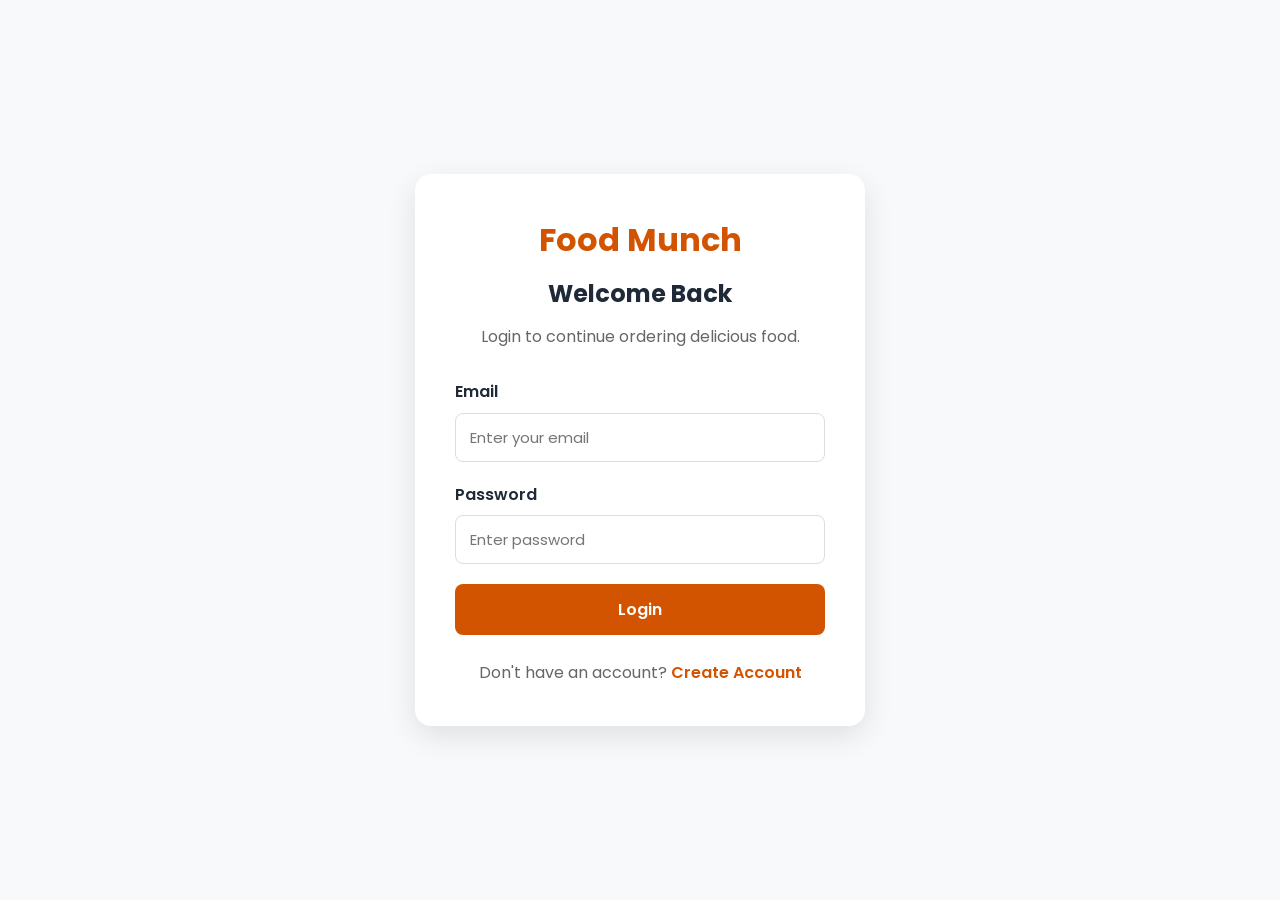
<file: admin.html>
<!DOCTYPE html>
<html lang="en">

<head>

    <meta charset="UTF-8">

    <meta
        name="viewport"
        content="width=device-width, initial-scale=1.0"
    >

    <title>Food Munch - Admin Dashboard</title>

    <link
        rel="stylesheet"
        href="css/style.css"
    >

</head>

<body>

    <!-- =========================
         NAVBAR
    ========================== -->

    <header class="header">

        <nav class="navbar">

            <div class="container navbar-container">

                <a
                    href="index.html"
                    class="logo"
                >
                    Food Munch
                </a>

                <ul class="nav-menu">

                    <li class="nav-item">
                        <a
                            href="index.html"
                            class="nav-link"
                        >
                            Home
                        </a>
                    </li>

                    <li class="nav-item">
                        <a
                            href="order-history.html"
                            class="nav-link"
                        >
                            Orders
                        </a>
                    </li>

                    <li class="nav-item">
                        <span
                            class="nav-user"
                            id="adminUserName"
                        >
                        </span>
                    </li>

                    <li class="nav-item">

                        <button
                            type="button"
                            class="logout-button"
                            id="adminLogoutButton"
                        >
                            Logout
                        </button>

                    </li>

                    <li class="nav-item">

                        <button
                            type="button"
                            class="theme-button"
                            id="themeButton"
                            aria-label="Toggle dark mode"
                        >
                            🌙
                        </button>

                    </li>

                </ul>

            </div>

        </nav>

    </header>


    <!-- =========================
         ADMIN DASHBOARD
    ========================== -->

    <main class="admin-page">

        <div class="container admin-container">

            <!-- Dashboard Header -->

            <div class="admin-header">

                <div>

                    <p class="admin-welcome">
                        Welcome to
                    </p>

                    <h1>
                        Admin Dashboard
                    </h1>

                    <p class="admin-subtitle">
                        Manage Food Munch orders and customers.
                    </p>

                </div>

            </div>


            <!-- =========================
                 STATISTICS
            ========================== -->

            <section class="admin-stats">

                <!-- Total Orders -->

                <div class="admin-stat-card">

                    <div class="admin-stat-icon">
                        📦
                    </div>

                    <div>

                        <p>
                            Total Orders
                        </p>

                        <h2 id="totalOrders">
                            0
                        </h2>

                    </div>

                </div>


                <!-- Total Revenue -->

                <div class="admin-stat-card">

                    <div class="admin-stat-icon">
                        💰
                    </div>

                    <div>

                        <p>
                            Total Revenue
                        </p>

                        <h2 id="totalRevenue">
                            ₹0
                        </h2>

                    </div>

                </div>


                <!-- Total Customers -->

                <div class="admin-stat-card">

                    <div class="admin-stat-icon">
                        👥
                    </div>

                    <div>

                        <p>
                            Total Customers
                        </p>

                        <h2 id="totalCustomers">
                            0
                        </h2>

                    </div>

                </div>


                <!-- Pending Orders -->

                <div class="admin-stat-card">

                    <div class="admin-stat-icon">
                        ⏳
                    </div>

                    <div>

                        <p>
                            Pending Orders
                        </p>

                        <h2 id="pendingOrders">
                            0
                        </h2>

                    </div>

                </div>

            </section>


            <!-- =========================
                 ORDER MANAGEMENT
            ========================== -->

            <section class="admin-orders-section">

                <div class="admin-section-header">

                    <div>

                        <h2>
                            Manage Orders
                        </h2>

                        <p>
                            View and update customer orders.
                        </p>

                    </div>

                </div>


                <!-- Search + Filter -->

                <div class="admin-controls">

                    <div class="admin-search">

                        <label for="adminOrderSearch">
                            Search Orders
                        </label>

                        <input
                            type="search"
                            id="adminOrderSearch"
                            placeholder="Search by order ID or customer..."
                            autocomplete="off"
                        >

                    </div>


                    <div class="admin-filter">

                        <label for="adminStatusFilter">
                            Filter By Status
                        </label>

                        <select
                            id="adminStatusFilter"
                        >

                            <option value="all">
                                All Orders
                            </option>

                            <option value="Order Placed">
                                Order Placed
                            </option>

                            <option value="Preparing">
                                Preparing
                            </option>

                            <option value="Out for Delivery">
                                Out for Delivery
                            </option>

                            <option value="Delivered">
                                Delivered
                            </option>

                            <option value="Cancelled">
                                Cancelled
                            </option>

                        </select>

                    </div>

                </div>


                <!-- Orders Container -->

                <div
                    id="adminOrdersContainer"
                    class="admin-orders-container"
                >
                </div>


                <!-- No Orders -->

                <div
                    id="adminNoOrders"
                    class="admin-no-orders"
                >

                    <div class="no-orders-icon">
                        📦
                    </div>

                    <h3>
                        No Orders Found
                    </h3>

                    <p>
                        There are no orders matching your search.
                    </p>

                </div>

            </section>

        </div>

    </main>


    <!-- =========================
         FOOTER
    ========================== -->

    <footer class="footer">

        <div class="container">

            <p>
                © 2026 Food Munch. All Rights Reserved.
            </p>

        </div>

    </footer>


    <!-- =========================
         JAVASCRIPT
    ========================== -->

    <script src="js/admin.js"></script>

</body>

</html>
</file>
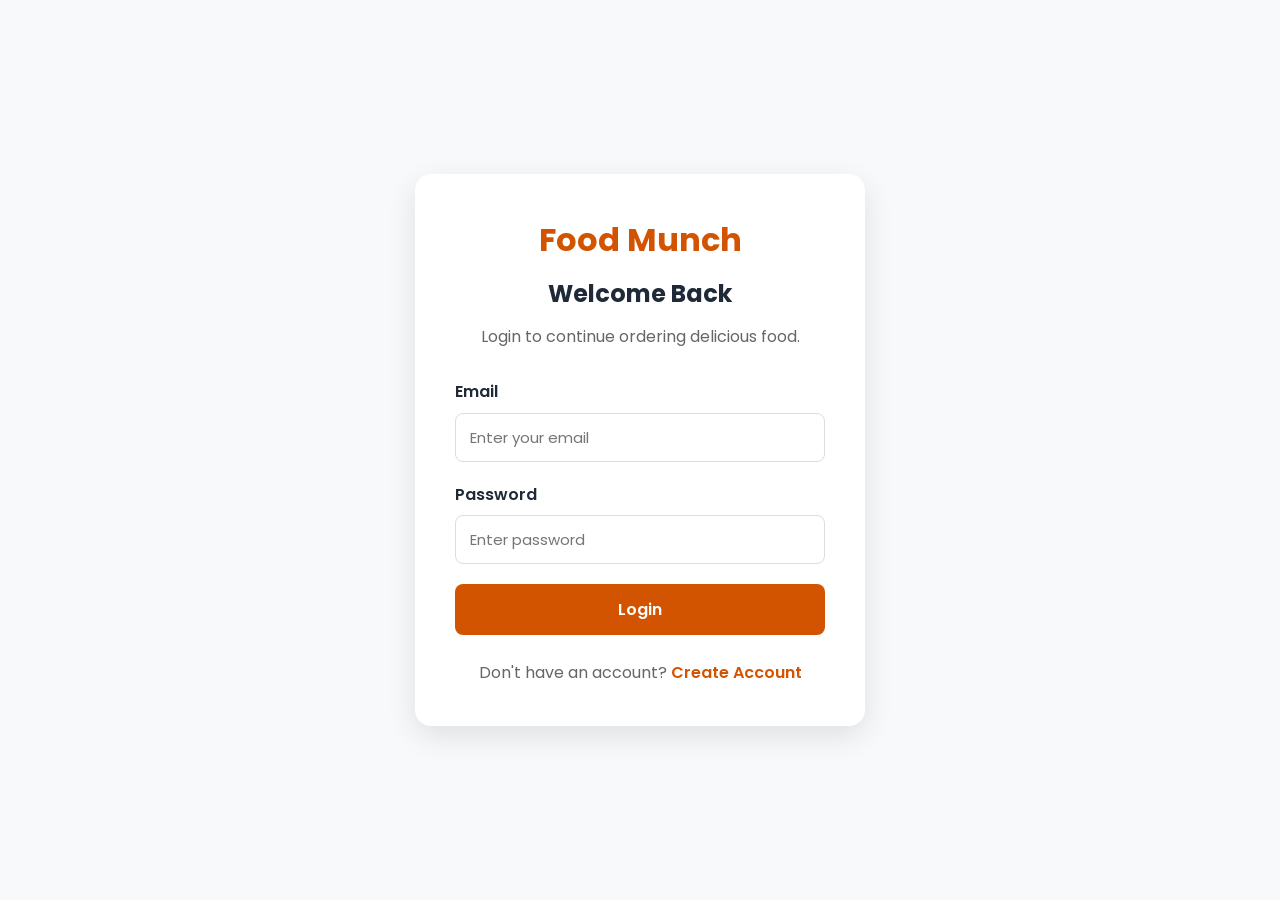
<file: login.html>
<!DOCTYPE html>
<html lang="en">

<head>

    <meta charset="UTF-8">

    <meta
        name="viewport"
        content="width=device-width, initial-scale=1.0"
    >

    <title>Food Munch - Login</title>

    <link
        rel="stylesheet"
        href="css/style.css"
    >

</head>

<body>

    <main class="auth-page">

        <div class="auth-container">

            <div class="auth-card">

                <h1>Food Munch</h1>

                <h2>Welcome Back</h2>

                <p class="auth-subtitle">
                    Login to continue ordering delicious food.
                </p>


                <form id="loginForm">

                    <div class="form-group">

                        <label for="loginEmail">
                            Email
                        </label>

                        <input
                            type="email"
                            id="loginEmail"
                            placeholder="Enter your email"
                            required
                        >

                    </div>


                    <div class="form-group">

                        <label for="loginPassword">
                            Password
                        </label>

                        <input
                            type="password"
                            id="loginPassword"
                            placeholder="Enter password"
                            required
                        >

                    </div>


                    <button
                        type="submit"
                        class="auth-button"
                    >
                        Login
                    </button>

                </form>


                <p class="auth-footer">

                    Don't have an account?

                    <a href="register.html">
                        Create Account
                    </a>

                </p>

            </div>

        </div>

    </main>


    <script src="js/auth.js"></script>

</body>

</html>
</file>
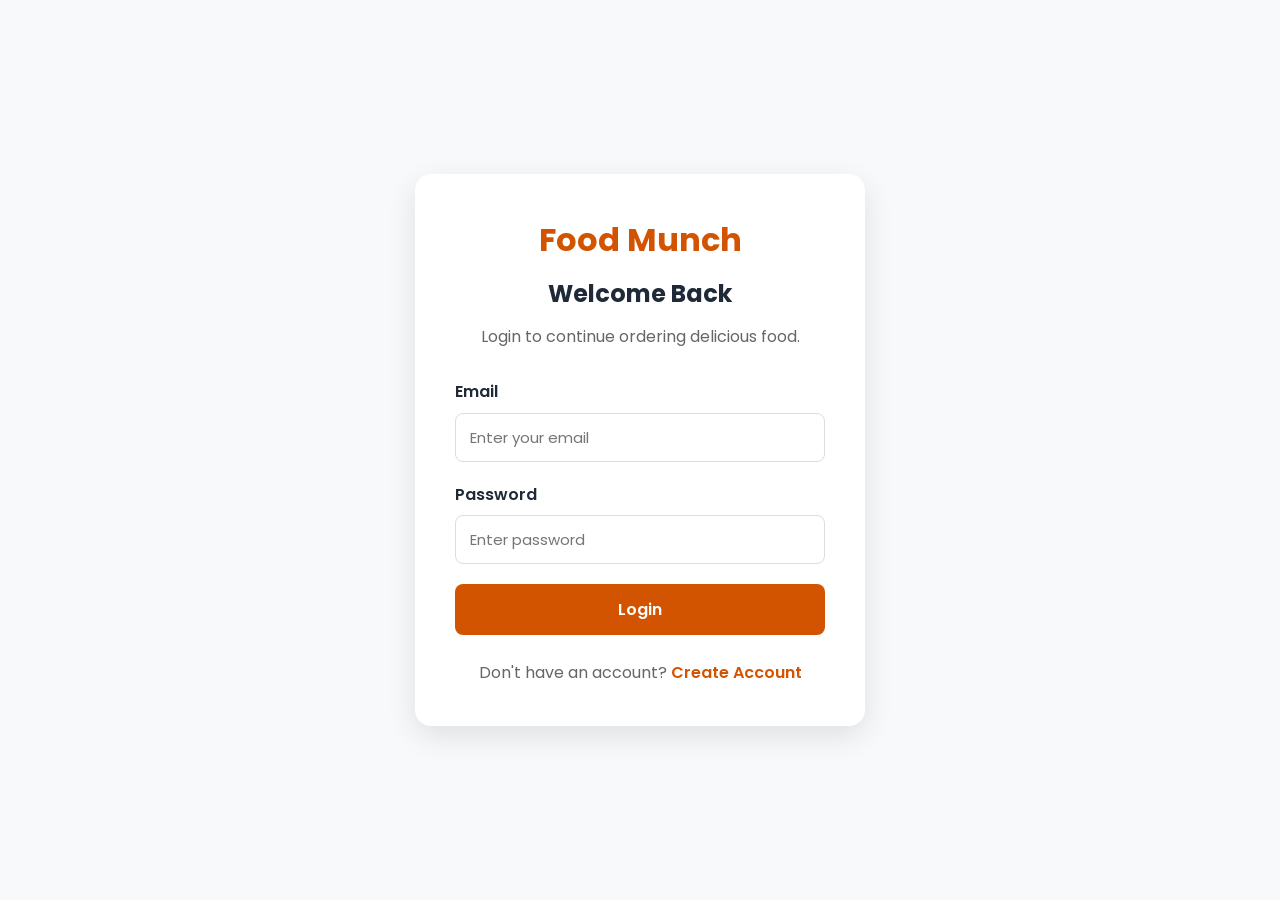
<file: order-history.html>
<!DOCTYPE html>
<html lang="en">

<head>

    <meta charset="UTF-8">

    <meta
        name="viewport"
        content="width=device-width, initial-scale=1.0"
    >

    <meta
        name="description"
        content="Food Munch - View your previous food orders."
    >

    <title>Food Munch | Order History</title>

    <link
        rel="stylesheet"
        href="css/style.css"
    >

</head>


<body>


    <!-- =========================
         NAVBAR
    ========================== -->

    <header class="header">

        <nav class="navbar">

            <div class="container navbar-container">


                <!-- Logo -->

                <a
                    href="index.html"
                    class="logo"
                >
                    Food Munch
                </a>


                <!-- Navigation -->

                <ul class="nav-menu">


                    <li class="nav-item">

                        <a
                            href="index.html"
                            class="nav-link"
                        >
                            Home
                        </a>

                    </li>


                    <li class="nav-item">

                        <a
                            href="index.html#explore-menu"
                            class="nav-link"
                        >
                            Menu
                        </a>

                    </li>


                    <li class="nav-item">

                        <a
                            href="checkout.html"
                            class="nav-link"
                        >
                            Checkout
                        </a>

                    </li>


                    <li class="nav-item">

                        <a
                            href="order-history.html"
                            class="nav-link"
                        >
                            Orders
                        </a>

                    </li>


                    <li
                        class="nav-item"
                        id="userNavItem"
                    >

                        <span
                            class="nav-user"
                            id="navUserName"
                        >
                        </span>

                    </li>


                    <li class="nav-item">

                        <button
                            type="button"
                            class="logout-button"
                            id="logoutButton"
                        >
                            Logout
                        </button>

                    </li>


                </ul>

            </div>

        </nav>

    </header>



    <!-- =========================
         ORDER HISTORY
    ========================== -->

    <main class="order-history-page">

        <div class="container">


            <!-- =========================
                 PAGE HEADING
            ========================== -->

            <div class="section-heading">

                <p class="section-subtitle">
                    Your Orders
                </p>

                <h1 class="section-title">
                    Order History
                </h1>

                <p class="section-description">
                    View your previous Food Munch orders.
                </p>

            </div>



            <!-- =========================
                 USER INFORMATION
            ========================== -->

            <div
                class="order-user-card"
                id="orderUserCard"
            >

                <div>

                    <span>
                        Logged in as
                    </span>

                    <strong id="orderUserName">
                    </strong>

                </div>


                <div>

                    <span>
                        Email
                    </span>

                    <strong id="orderUserEmail">
                    </strong>

                </div>

            </div>



            <!-- =========================
                 ORDER SEARCH & FILTER
            ========================== -->

            <div class="order-controls">


                <!-- Search -->

                <div class="order-search">

                    <label for="orderSearch">
                        Search Order
                    </label>

                    <input
                        type="search"
                        id="orderSearch"
                        placeholder="Search by Order ID..."
                        autocomplete="off"
                    >

                </div>



                <!-- Status Filter -->

                <div class="order-filter">

                    <label for="orderStatusFilter">
                        Filter By Status
                    </label>

                    <select
                        id="orderStatusFilter"
                    >

                        <option value="all">
                            All Orders
                        </option>

                        <option value="Order Placed">
                            Order Placed
                        </option>

                        <option value="Preparing">
                            Preparing
                        </option>

                        <option value="Out for Delivery">
                            Out for Delivery
                        </option>

                        <option value="Delivered">
                            Delivered
                        </option>

                        <option value="Cancelled">
                            Cancelled
                        </option>

                    </select>

                </div>


            </div>



            <!-- =========================
                 ORDERS
            ========================== -->

            <div
                class="orders-container"
                id="ordersContainer"
            >

                <!-- Orders created by JavaScript -->

            </div>



            <!-- =========================
                 EMPTY ORDERS
            ========================== -->

            <div
                class="no-orders"
                id="noOrders"
            >

                <div class="no-orders-icon">
                    📦
                </div>

                <h2>
                    No Orders Yet
                </h2>

                <p>
                    You haven't placed any orders yet.
                </p>

                <a
                    href="index.html#explore-menu"
                    class="btn primary-btn"
                >
                    Explore Menu
                </a>

            </div>


        </div>

    </main>



    <!-- =========================
         FOOTER
    ========================== -->

    <footer class="footer">

        <div class="footer-bottom">

            <p>
                © 2026 Food Munch. All rights reserved.
            </p>

        </div>

    </footer>



    <!-- =========================
         JAVASCRIPT
    ========================== -->

    <script src="js/order-history.js"></script>


</body>

</html>
</file>
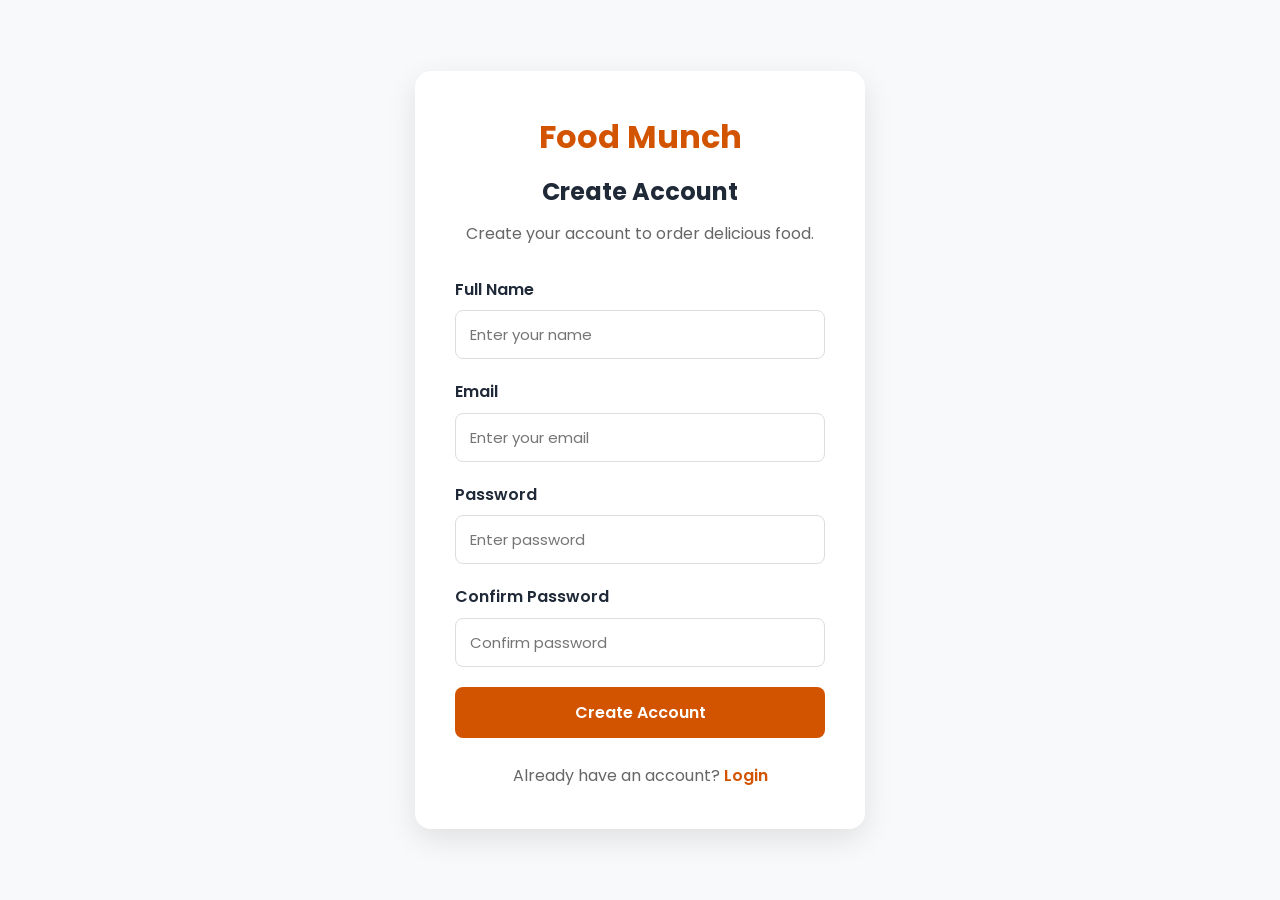
<file: register.html>
<!DOCTYPE html>
<html lang="en">

<head>
    <meta charset="UTF-8">

    <meta
        name="viewport"
        content="width=device-width, initial-scale=1.0"
    >

    <title>Food Munch - Register</title>

    <link
        rel="stylesheet"
        href="css/style.css"
    >
</head>

<body>

    <main class="auth-page">

        <div class="auth-container">

            <div class="auth-card">

                <h1>Food Munch</h1>

                <h2>Create Account</h2>

                <p class="auth-subtitle">
                    Create your account to order delicious food.
                </p>


                <form id="registerForm">

                    <div class="form-group">

                        <label for="registerName">
                            Full Name
                        </label>

                        <input
                            type="text"
                            id="registerName"
                            placeholder="Enter your name"
                            required
                        >

                    </div>


                    <div class="form-group">

                        <label for="registerEmail">
                            Email
                        </label>

                        <input
                            type="email"
                            id="registerEmail"
                            placeholder="Enter your email"
                            required
                        >

                    </div>


                    <div class="form-group">

                        <label for="registerPassword">
                            Password
                        </label>

                        <input
                            type="password"
                            id="registerPassword"
                            placeholder="Enter password"
                            required
                        >

                    </div>


                    <div class="form-group">

                        <label for="confirmPassword">
                            Confirm Password
                        </label>

                        <input
                            type="password"
                            id="confirmPassword"
                            placeholder="Confirm password"
                            required
                        >

                    </div>


                    <button
                        type="submit"
                        class="auth-button"
                    >
                        Create Account
                    </button>

                </form>


                <p class="auth-footer">

                    Already have an account?

                    <a href="login.html">
                        Login
                    </a>

                </p>

            </div>

        </div>

    </main>


    <script src="js/auth.js"></script>

</body>

</html>
</file>
<file: css/style.css>
/* =====================================================
   FOOD MUNCH - GLOBAL STYLES
===================================================== */

/* Google Font */
@import url('https://fonts.googleapis.com/css2?family=Poppins:wght@400;500;600;700;800&display=swap');


/* =====================================================
   CSS RESET
===================================================== */

* {
    margin: 0;
    padding: 0;
    box-sizing: border-box;
}

html {
    scroll-behavior: smooth;
}

body {
    font-family: 'Poppins', sans-serif;
    color: #1f2937;
    background-color: #ffffff;
    line-height: 1.6;
}

a {
    text-decoration: none;
    color: inherit;
}

button,
input {
    font-family: inherit;
}

button {
    cursor: pointer;
}

img {
    max-width: 100%;
    display: block;
}


/* =====================================================
   COMMON CONTAINER
===================================================== */

.container {
    width: 90%;
    max-width: 1200px;
    margin: 0 auto;
}


/* =====================================================
   NAVBAR
===================================================== */

.header {
    position: sticky;
    top: 0;
    z-index: 1000;
    background-color: #ffffff;
    box-shadow: 0 2px 12px rgba(0, 0, 0, 0.08);
}

.navbar {
    min-height: 58px;
}

.navbar-container {
    min-height: 58px;

    display: flex;
    align-items: center;
    justify-content: space-between;
    gap: 18px;
}


/* Logo */

.logo {
    color: #f97316;
    font-size: 1.7rem;
    font-weight: 800;
    letter-spacing: -0.5px;
    white-space: nowrap;
    flex-shrink: 0;
}


/* Navigation */

.nav-menu {
    list-style: none;

    display: flex;
    align-items: center;
    flex: 1;
    justify-content: flex-end;
    gap: 9px;
    flex-wrap: nowrap;
    min-width: 0;
}

.nav-menu > .nav-item {
    flex-shrink: 0;
}

.nav-link {
    color: #374151;
    font-size: 0.85rem;
    font-weight: 500;
    white-space: nowrap;

    transition: color 0.3s ease;
}

.nav-link:hover {
    color: #f97316;
}


/* Mobile Menu Button */

.menu-button {
    display: none;

    border: none;
    background: transparent;

    font-size: 1.5rem;
    color: #374151;
}


/* =====================================================
   HERO SECTION
===================================================== */

.hero-section {
    min-height: 650px;

    display: flex;
    align-items: center;

    background:
        linear-gradient(
            rgba(0, 0, 0, 0.55),
            rgba(0, 0, 0, 0.55)
        ),
        url("https://images.unsplash.com/photo-1504674900247-0877df9cc836?auto=format&fit=crop&w=1600&q=80");

    background-size: cover;
    background-position: center;
}

.hero-container {
    display: flex;
    align-items: center;
}

.hero-content {
    max-width: 700px;
    color: #ffffff;
}

.hero-small-text {
    margin-bottom: 10px;

    color: #fb923c;
    font-size: 1rem;
    font-weight: 600;
}

.hero-title {
    margin-bottom: 20px;

    font-size: clamp(2.5rem, 6vw, 4.5rem);
    line-height: 1.1;
    font-weight: 800;
}

.hero-title span {
    display: block;
    color: #fb923c;
}

.hero-description {
    max-width: 600px;
    margin-bottom: 30px;

    color: #e5e7eb;
    font-size: 1.05rem;
}


/* Hero Buttons */

.hero-buttons {
    display: flex;
    gap: 15px;
    flex-wrap: wrap;
}

.btn {
    display: inline-flex;
    align-items: center;
    justify-content: center;

    min-height: 48px;
    padding: 0 25px;

    border-radius: 8px;

    font-size: 0.95rem;
    font-weight: 600;

    transition:
        transform 0.3s ease,
        background-color 0.3s ease,
        color 0.3s ease;
}

.btn:hover {
    transform: translateY(-2px);
}

.primary-btn {
    background-color: #f97316;
    color: #ffffff;
}

.primary-btn:hover {
    background-color: #ea580c;
}

.secondary-btn {
    background-color: #ffffff;
    color: #f97316;
}

.secondary-btn:hover {
    background-color: #fff7ed;
}


/* =====================================================
   COMMON SECTION STYLES
===================================================== */

.why-section,
.menu-section,
.delivery-section,
.follow-section {
    padding: 90px 0;
}

.section-heading {
    max-width: 700px;
    margin: 0 auto 50px;

    text-align: center;
}

.section-subtitle {
    margin-bottom: 5px;

    color: #f97316;
    font-size: 0.9rem;
    font-weight: 700;
    text-transform: uppercase;
    letter-spacing: 1.5px;
}

.section-title {
    margin-bottom: 12px;

    color: #111827;
    font-size: clamp(2rem, 4vw, 2.8rem);
    line-height: 1.2;
    font-weight: 700;
}

.section-description {
    color: #6b7280;
    font-size: 1rem;
}


/* =====================================================
   WHY CHOOSE US
===================================================== */

.why-section {
    background-color: #fff7ed;
}

.features-container {
    display: grid;

    grid-template-columns:
        repeat(3, 1fr);

    gap: 25px;
}

.feature-card {
    padding: 35px 25px;

    background-color: #ffffff;

    border: 1px solid #fed7aa;
    border-radius: 15px;

    text-align: center;

    transition:
        transform 0.3s ease,
        box-shadow 0.3s ease;
}

.feature-card:hover {
    transform: translateY(-8px);

    box-shadow:
        0 15px 35px rgba(0, 0, 0, 0.08);
}

.feature-icon {
    width: 70px;
    height: 70px;

    margin: 0 auto 20px;

    display: flex;
    align-items: center;
    justify-content: center;

    border-radius: 50%;

    background-color: #fff7ed;

    font-size: 2rem;
}

.feature-title {
    margin-bottom: 10px;

    color: #111827;
    font-size: 1.2rem;
}

.feature-description {
    color: #6b7280;
    font-size: 0.9rem;
}


/* =====================================================
   EXPLORE MENU
===================================================== */

.menu-section {
    background-color: #ffffff;
}


/* Search */

.menu-search {
    max-width: 600px;
    margin: 0 auto 25px;
}

.menu-search label {
    display: block;
    margin-bottom: 8px;

    color: #374151;
    font-size: 0.9rem;
    font-weight: 600;
}

.menu-search input {
    width: 100%;
    height: 50px;

    padding: 0 18px;

    border: 1px solid #d1d5db;
    border-radius: 8px;

    outline: none;

    color: #111827;
    background-color: #ffffff;

    transition:
        border-color 0.3s ease,
        box-shadow 0.3s ease;
}

.menu-search input:focus {
    border-color: #f97316;

    box-shadow:
        0 0 0 3px rgba(249, 115, 22, 0.12);
}


/* Category Buttons */

.category-buttons {
    margin-bottom: 40px;

    display: flex;
    justify-content: center;
    gap: 10px;

    flex-wrap: wrap;
}

.category-btn {
    padding: 10px 20px;

    border: 1px solid #fed7aa;
    border-radius: 30px;

    background-color: #ffffff;
    color: #f97316;

    font-size: 0.9rem;
    font-weight: 600;

    transition:
        background-color 0.3s ease,
        color 0.3s ease;
}

.category-btn:hover,
.category-btn.active {
    background-color: #f97316;
    color: #ffffff;
}


/* Food Container */

.food-container {
    display: grid;

    grid-template-columns:
        repeat(4, 1fr);

    gap: 25px;
}


/*
    Food cards will be created
    dynamically using JavaScript.
*/

.food-card {
    overflow: hidden;

    background-color: #ffffff;

    border: 1px solid #e5e7eb;
    border-radius: 15px;

    box-shadow:
        0 5px 20px rgba(0, 0, 0, 0.05);

    transition:
        transform 0.3s ease,
        box-shadow 0.3s ease;
}

.food-card:hover {
    transform: translateY(-7px);

    box-shadow:
        0 15px 30px rgba(0, 0, 0, 0.1);
}

.food-image {
    width: 100%;
    height: 200px;

    object-fit: cover;
}

.food-content {
    padding: 20px;
}

.food-title {
    margin-bottom: 5px;

    color: #111827;
    font-size: 1.1rem;
    font-weight: 600;
}

.food-description {
    margin-bottom: 12px;

    color: #6b7280;
    font-size: 0.85rem;
}

.food-bottom {
    display: flex;
    align-items: center;
    justify-content: space-between;
}

.food-price {
    color: #f97316;
    font-size: 1.1rem;
    font-weight: 700;
}

.food-image {
    width: 100%;
    height: 170px;
    object-fit: cover;
    border-radius: 12px 12px 0 0;
}

.add-cart-btn {
    padding: 10px 16px;

    border: none;
    border-radius: 8px;

    background: linear-gradient(135deg, #f97316, #ea580c);
    color: #ffffff;

    font-size: 0.8rem;
    font-weight: 700;
    letter-spacing: 0.02em;

    box-shadow: 0 8px 18px rgba(249, 115, 22, 0.22);
    transition:
        transform 0.2s ease,
        box-shadow 0.2s ease,
        background 0.2s ease;
}

.add-cart-btn:hover {
    background: linear-gradient(135deg, #ea580c, #c2410c);
    transform: translateY(-1px);
    box-shadow: 0 10px 22px rgba(234, 88, 12, 0.28);
}

.cart-button {
    display: inline-flex;
    align-items: center;
    gap: 8px;

    padding: 7px 9px;

    border: 1px solid #fed7aa;
    border-radius: 999px;

    background: #fff7ed;
    color: #c2410c;

    font-size: 0.78rem;
    font-weight: 700;
    white-space: nowrap;
}

.cart-button span {
    min-width: 24px;
    height: 24px;
    padding: 0 6px;

    display: inline-flex;
    align-items: center;
    justify-content: center;

    border-radius: 50%;

    background: #f97316;
    color: #ffffff;

    font-size: 0.72rem;
}

.cart-overlay {
    position: fixed;
    inset: 0;
    background: rgba(17, 24, 39, 0.45);
    opacity: 0;
    visibility: hidden;
    transition: opacity 0.25s ease, visibility 0.25s ease;
    z-index: 1500;
}

.cart-overlay.active {
    opacity: 1;
    visibility: visible;
}

.cart-panel {
    position: fixed;
    top: 0;
    right: 0;
    width: min(420px, 100%);
    height: 100vh;
    padding: 20px 18px 16px;
    background: #ffffff;
    box-shadow: -10px 0 30px rgba(17, 24, 39, 0.12);
    transform: translateX(110%);
    transition: transform 0.3s ease;
    z-index: 1600;
    overflow-y: auto;
}

.cart-panel.active,
.cart-panel.open {
    transform: translateX(0);
}

.cart-header {
    display: flex;
    align-items: center;
    justify-content: space-between;
    margin-bottom: 18px;
}

.cart-header h2 {
    color: #111827;
    font-size: 1.5rem;
}

.close-cart {
    width: 38px;
    height: 38px;
    border: none;
    border-radius: 50%;
    background: #fff7ed;
    color: #c2410c;
    font-size: 1.5rem;
    cursor: pointer;
}

.cart-items {
    display: flex;
    flex-direction: column;
    gap: 14px;
    max-height: calc(100vh - 280px);
    overflow-y: auto;
    padding-right: 4px;
}

.cart-item {
    display: flex;
    gap: 12px;
    align-items: center;
    padding: 10px;
    border: 1px solid #f3f4f6;
    border-radius: 12px;
    background: #fffaf5;
}

.cart-item-image {
    width: 72px;
    height: 72px;
    object-fit: cover;
    border-radius: 10px;
    flex-shrink: 0;
}

.cart-item-content {
    flex: 1;
}

.cart-item-content h3 {
    font-size: 0.96rem;
    margin-bottom: 4px;
    color: #111827;
}

.cart-item-price {
    color: #f97316;
    font-weight: 700;
    margin-bottom: 8px;
}

.quantity-controls {
    display: flex;
    align-items: center;
    gap: 10px;
    margin-bottom: 8px;
}

.quantity-btn {
    width: 28px;
    height: 28px;
    border: none;
    border-radius: 50%;
    background: #fed7aa;
    color: #9a4d10;
    font-weight: 700;
    cursor: pointer;
}

.remove-item {
    border: none;
    background: transparent;
    color: #ef4444;
    font-size: 0.8rem;
    font-weight: 600;
    cursor: pointer;
}

.empty-cart {
    display: none;
    text-align: center;
    padding: 26px 16px;
    color: #6b7280;
}

.empty-cart-icon {
    font-size: 2.5rem;
    margin-bottom: 10px;
}

.empty-cart h3 {
    color: #111827;
    margin-bottom: 8px;
}

.cart-summary {
    display: none;
    margin-top: 18px;
    padding-top: 16px;
    border-top: 1px solid #e5e7eb;
}

.summary-row {
    display: flex;
    justify-content: space-between;
    align-items: center;
    margin-bottom: 10px;
    color: #374151;
}

.summary-divider {
    height: 1px;
    background: #e5e7eb;
    margin: 12px 0;
}

.summary-row.total-row {
    font-size: 1.05rem;
    font-weight: 700;
    color: #111827;
}

.checkout-btn,
.clear-cart-btn {
    width: 100%;
    padding: 12px 14px;
    border: none;
    border-radius: 10px;
    font-weight: 700;
    cursor: pointer;
    transition: transform 0.2s ease, opacity 0.2s ease;
}

.checkout-btn {
    background: linear-gradient(135deg, #f97316, #ea580c);
    color: #ffffff;
    margin-top: 14px;
}

.clear-cart-btn {
    margin-top: 10px;
    background: #fff1f2;
    color: #be123c;
}

.checkout-btn:hover,
.clear-cart-btn:hover {
    transform: translateY(-1px);
    opacity: 0.96;
}


/* =====================================================
   HEALTHY FOOD SECTION
===================================================== */

.healthy-section {
    min-height: 450px;

    display: flex;
    align-items: center;

    background:
        linear-gradient(
            rgba(0, 0, 0, 0.55),
            rgba(0, 0, 0, 0.55)
        ),
        url("https://images.unsplash.com/photo-1490645935967-10de6ba17061?auto=format&fit=crop&w=1600&q=80");

    background-size: cover;
    background-position: center;
}

.healthy-container {
    display: flex;
    justify-content: flex-end;
}

.healthy-content {
    max-width: 550px;
    padding: 45px;

    border-radius: 15px;

    background-color: rgba(255, 255, 255, 0.95);
}

.healthy-content .section-title {
    margin-top: 5px;
}


/* =====================================================
   DELIVERY & PAYMENT
===================================================== */

.delivery-section {
    background-color: #f9fafb;
}

.delivery-container {
    display: grid;

    grid-template-columns:
        repeat(3, 1fr);

    gap: 25px;
}

.delivery-card {
    padding: 35px 25px;

    background-color: #ffffff;

    border: 1px solid #e5e7eb;
    border-radius: 15px;

    text-align: center;

    transition:
        transform 0.3s ease,
        box-shadow 0.3s ease;
}

.delivery-card:hover {
    transform: translateY(-5px);

    box-shadow:
        0 15px 30px rgba(0, 0, 0, 0.08);
}

.delivery-icon {
    margin-bottom: 15px;

    font-size: 2.5rem;
}

.delivery-card h3 {
    margin-bottom: 10px;

    color: #111827;
}

.delivery-card p {
    color: #6b7280;
    font-size: 0.9rem;
}


/* =====================================================
   FOLLOW US
===================================================== */

.follow-section {
    background-color: #fff7ed;
}

.social-container {
    display: flex;
    justify-content: center;
    gap: 15px;

    flex-wrap: wrap;
}

.social-link {
    min-width: 120px;
    padding: 12px 20px;

    border: 1px solid #fed7aa;
    border-radius: 8px;

    background-color: #ffffff;
    color: #f97316;

    text-align: center;
    font-size: 0.9rem;
    font-weight: 600;

    transition:
        background-color 0.3s ease,
        color 0.3s ease;
}

.social-link:hover {
    background-color: #f97316;
    color: #ffffff;
}


/* =====================================================
   FOOTER
===================================================== */

.footer {
    background-color: #111827;
    color: #ffffff;
}

.footer-container {
    padding: 60px 0;

    display: grid;

    grid-template-columns:
        2fr 1fr 1.5fr;

    gap: 50px;
}

.footer-logo {
    margin-bottom: 10px;

    color: #fb923c;
}

.footer-content p,
.footer-contact p {
    color: #9ca3af;
    font-size: 0.9rem;
}

.footer-links {
    display: flex;
    flex-direction: column;
    gap: 8px;
}

.footer-links h3,
.footer-contact h3 {
    margin-bottom: 10px;
}

.footer-links a {
    color: #9ca3af;

    transition: color 0.3s ease;
}

.footer-links a:hover {
    color: #fb923c;
}

.footer-contact {
    display: flex;
    flex-direction: column;
    gap: 5px;
}

.footer-bottom {
    padding: 20px;

    border-top: 1px solid #374151;

    text-align: center;
}

.footer-bottom p {
    color: #9ca3af;
    font-size: 0.8rem;
}


/* =====================================================
   RESPONSIVE DESIGN
===================================================== */


/* Tablet */

@media (max-width: 1100px) and (min-width: 769px) {

    .logo {
        font-size: 1.5rem;
    }

    .nav-menu {
        gap: 7px;
    }

    .nav-link {
        font-size: 0.84rem;
    }

    .cart-button {
        padding: 4px 6px;
    }

    .nav-user {
        padding: 0;
    }

    .logout-button {
        padding: 3px 6px;
    }
}

@media (max-width: 992px) {

    .nav-menu {
        gap: 5px;
    }

    .nav-link {
        font-size: 0.74rem;
    }

    .cart-button {
        gap: 4px;
        padding: 7px 9px;
        font-size: 0.75rem;
    }

    .nav-user {
        padding: 6px;
        font-size: 0.8rem;
    }

    .logout-button {
        padding: 6px 8px;
        font-size: 0.75rem;
    }

    .food-container {
        grid-template-columns:
            repeat(3, 1fr);
    }

    .footer-container {
        grid-template-columns:
            repeat(2, 1fr);
    }
}


/* Mobile */

@media (max-width: 768px) {

    /* Navbar */

    .nav-menu {
        display: none;
    }

    .menu-button {
        display: block;
    }


    /* Hero */

    .hero-section {
        min-height: 600px;
    }

    .hero-title {
        font-size: 2.8rem;
    }


    /* Features */

    .features-container {
        grid-template-columns: 1fr;
    }


    /* Food */

    .food-container {
        grid-template-columns:
            repeat(2, 1fr);
    }


    /* Healthy */

    .healthy-container {
        justify-content: center;
    }

    .healthy-content {
        padding: 30px;
    }


    /* Delivery */

    .delivery-container {
        grid-template-columns: 1fr;
    }


    /* Footer */

    .footer-container {
        grid-template-columns: 1fr;
        gap: 30px;
    }
}


/* Small Mobile */

@media (max-width: 480px) {

    .container {
        width: 92%;
    }

    .hero-section {
        min-height: 550px;
    }

    .hero-title {
        font-size: 2.2rem;
    }

    .hero-description {
        font-size: 0.9rem;
    }

    .hero-buttons {
        flex-direction: column;
        align-items: stretch;
    }

    .btn {
        width: 100%;
    }

    .why-section,
    .menu-section,
    .delivery-section,
    .follow-section {
        padding: 65px 0;
    }

    .food-container {
        grid-template-columns: 1fr;
    }

    .category-buttons {
        justify-content: flex-start;
        overflow-x: auto;
        flex-wrap: nowrap;
        padding-bottom: 5px;
    }

    .category-btn {
        flex-shrink: 0;
    }

    .healthy-content {
        padding: 25px;
    }
}
/* =====================================================
   FOOD RATING
===================================================== */

.food-rating {
    margin-bottom: 15px;

    color: #f59e0b;
    font-size: 0.85rem;
    font-weight: 600;
}


/* =====================================================
   NO FOOD MESSAGE
===================================================== */

.no-food {
    grid-column: 1 / -1;

    padding: 50px 20px;

    text-align: center;

    border-radius: 12px;

    background-color: #f9fafb;
}

.no-food h3 {
    margin-bottom: 8px;

    color: #111827;
}

.no-food p {
    color: #6b7280;
}
/* =====================================================
   AUTHENTICATION
===================================================== */

.auth-page {
    min-height: 100vh;
    display: flex;
    align-items: center;
    justify-content: center;
    padding: 30px 20px;
    background: #f8f9fa;
}

.auth-container {
    width: 100%;
    max-width: 450px;
}

.auth-card {
    background: #ffffff;
    padding: 40px;
    border-radius: 16px;
    box-shadow: 0 10px 30px rgba(0, 0, 0, 0.10);
}

.auth-card h1 {
    text-align: center;
    margin-bottom: 10px;
    color: #d35400;
}

.auth-card h2 {
    text-align: center;
    margin-bottom: 10px;
}

.auth-subtitle {
    text-align: center;
    color: #666;
    margin-bottom: 30px;
}

.form-group {
    margin-bottom: 20px;
}

.form-group label {
    display: block;
    margin-bottom: 8px;
    font-weight: 600;
}

.form-group input {
    width: 100%;
    padding: 12px 14px;
    border: 1px solid #ddd;
    border-radius: 8px;
    font-size: 15px;
    outline: none;
}

.form-group input:focus {
    border-color: #d35400;
}

.auth-button {
    width: 100%;
    padding: 13px;
    border: none;
    border-radius: 8px;
    background: #d35400;
    color: white;
    font-size: 16px;
    font-weight: 600;
    cursor: pointer;
}

.auth-button:hover {
    opacity: 0.9;
}

.auth-footer {
    text-align: center;
    margin-top: 25px;
    color: #666;
}

.auth-footer a {
    color: #d35400;
    font-weight: 600;
    text-decoration: none;
}
/* =====================================================
   USER AUTHENTICATION NAVBAR
===================================================== */

.nav-user {
    display: inline-block;
    padding: 4px 6px;
    font-size: 0.8rem;
    font-weight: 600;
    color: #d35400;
    white-space: nowrap;
}

.logout-button {
    border: none;
    background: #d35400;
    color: #ffffff;
    padding: 6px 10px;
    border-radius: 6px;
    cursor: pointer;
    font-size: 0.78rem;
    font-weight: 600;
    white-space: nowrap;
}

.logout-button:hover {
    opacity: 0.9;
}
/* =====================================================
   CHECKOUT PAGE
===================================================== */

.checkout-page {
    min-height: 100vh;
    padding: 80px 0;
    background: #f8f9fa;
}

.checkout-container {
    width: 100%;
}

.back-to-menu {
    text-decoration: none;
    color: #d35400;
    font-weight: 600;
}

.checkout-layout {
    display: grid;
    grid-template-columns: 1.5fr 1fr;
    gap: 30px;
    align-items: start;
}

.checkout-card {
    background: #ffffff;
    padding: 30px;
    border-radius: 16px;
    box-shadow: 0 8px 25px rgba(0, 0, 0, 0.08);
}

.checkout-card h2 {
    margin-bottom: 25px;
    color: #333333;
}

.checkout-card textarea {
    width: 100%;
    padding: 12px 14px;
    border: 1px solid #dddddd;
    border-radius: 8px;
    font-size: 15px;
    resize: vertical;
    font-family: inherit;
    outline: none;
}

.checkout-card textarea:focus {
    border-color: #d35400;
}

.checkout-card select {
    width: 100%;
    padding: 12px 14px;
    border: 1px solid #dddddd;
    border-radius: 8px;
    font-size: 15px;
    background: #ffffff;
    outline: none;
}

.checkout-card select:focus {
    border-color: #d35400;
}

.checkout-place-order-btn {
    width: 100%;
    padding: 14px;
    margin-top: 10px;
    border: none;
    border-radius: 8px;
    background: #d35400;
    color: #ffffff;
    font-size: 16px;
    font-weight: 600;
    cursor: pointer;
}

.checkout-place-order-btn:hover {
    opacity: 0.9;
}


/* =====================================================
   CHECKOUT ITEMS
===================================================== */

.checkout-items {
    display: flex;
    flex-direction: column;
    gap: 15px;
}

.checkout-item {
    display: flex;
    gap: 15px;
    padding-bottom: 15px;
    border-bottom: 1px solid #eeeeee;
}

.checkout-item-image {
    width: 80px;
    height: 80px;
    flex-shrink: 0;
}

.checkout-item-image img {
    width: 100%;
    height: 100%;
    object-fit: cover;
    border-radius: 8px;
}

.checkout-item-details {
    flex: 1;
}

.checkout-item-details h3 {
    margin-bottom: 5px;
    font-size: 16px;
}

.checkout-item-details p {
    margin-bottom: 5px;
    color: #666666;
}

.checkout-item-details strong {
    color: #d35400;
}


/* =====================================================
   CHECKOUT SUMMARY
===================================================== */

.checkout-summary {
    margin-top: 25px;
}

.checkout-summary-row {
    display: flex;
    justify-content: space-between;
    align-items: center;
    margin-bottom: 15px;
}

.checkout-summary-divider {
    height: 1px;
    background: #eeeeee;
    margin: 20px 0;
}

.checkout-total-row {
    font-size: 20px;
    font-weight: 700;
    color: #d35400;
}


/* =====================================================
   CHECKOUT RESPONSIVE
===================================================== */

@media (max-width: 768px) {

    .checkout-page {
        padding: 50px 0;
    }

    .checkout-layout {
        grid-template-columns: 1fr;
    }

    .checkout-card {
        padding: 25px;
    }

    .back-to-menu {
        font-size: 14px;
    }

}

@media (max-width: 480px) {

    .checkout-card {
        padding: 20px;
    }

    .checkout-item-image {
        width: 65px;
        height: 65px;
    }

    .checkout-item-details h3 {
        font-size: 14px;
    }

}
/* =====================================================
   ORDER HISTORY
===================================================== */

.order-history-page {
    min-height: 100vh;
    padding: 80px 0;
    background: #f8f9fa;
}


/* =====================================================
   USER CARD
===================================================== */

.order-user-card {
    display: flex;
    justify-content: space-between;
    gap: 20px;
    margin-bottom: 30px;
    padding: 20px 25px;
    background: #ffffff;
    border-radius: 12px;
    box-shadow: 0 5px 20px rgba(0, 0, 0, 0.06);
}

.order-user-card div {
    display: flex;
    flex-direction: column;
    gap: 5px;
}

.order-user-card span {
    color: #777777;
    font-size: 14px;
}

.order-user-card strong {
    color: #333333;
}


/* =====================================================
   ORDERS CONTAINER
===================================================== */

.orders-container {
    display: flex;
    flex-direction: column;
    gap: 25px;
}


/* =====================================================
   ORDER CARD
===================================================== */

.order-card {
    background: #ffffff;
    border-radius: 16px;
    padding: 25px;
    box-shadow: 0 8px 25px rgba(0, 0, 0, 0.08);
}


.order-card-header {
    display: flex;
    justify-content: space-between;
    align-items: center;
    gap: 20px;
    padding-bottom: 20px;
    border-bottom: 1px solid #eeeeee;
}


.order-label {
    margin-bottom: 5px;
    color: #777777;
    font-size: 13px;
}


.order-card-header h3 {
    color: #333333;
    font-size: 18px;
}


.order-status {
    padding: 8px 14px;
    border-radius: 20px;
    background: #e8f8f0;
    color: #168a4a;
    font-size: 13px;
    font-weight: 600;
}


/* =====================================================
   ORDER DATE
===================================================== */

.order-date {
    display: flex;
    gap: 8px;
    padding: 15px 0;
    color: #666666;
    font-size: 14px;
}


/* =====================================================
   ORDER ITEMS
===================================================== */

.order-items {
    display: flex;
    flex-direction: column;
    gap: 15px;
    padding: 15px 0;
}


.order-item {
    display: flex;
    align-items: center;
    gap: 15px;
}


.order-item-image {
    width: 70px;
    height: 70px;
    flex-shrink: 0;
}


.order-item-image img {
    width: 100%;
    height: 100%;
    object-fit: cover;
    border-radius: 8px;
}


.order-item-details {
    flex: 1;
}


.order-item-details h4 {
    margin-bottom: 5px;
    color: #333333;
}


.order-item-details p {
    color: #777777;
    font-size: 14px;
}


.order-item-total {
    color: #d35400;
}


/* =====================================================
   DELIVERY INFORMATION
===================================================== */

.order-delivery-info {
    padding: 20px 0;
    border-top: 1px solid #eeeeee;
    border-bottom: 1px solid #eeeeee;
}


.order-delivery-info h3 {
    margin-bottom: 12px;
    color: #333333;
}


.order-delivery-info p {
    margin-bottom: 8px;
    color: #666666;
    line-height: 1.5;
}


/* =====================================================
   ORDER TOTAL
===================================================== */

.order-total-section {
    padding-top: 20px;
}


.order-total-row {
    display: flex;
    justify-content: space-between;
    margin-bottom: 12px;
    color: #555555;
}


.order-total-divider {
    height: 1px;
    margin: 15px 0;
    background: #eeeeee;
}


.order-total-row.final {
    font-size: 20px;
    font-weight: 700;
    color: #333333;
}


.order-total-row.final strong {
    color: #d35400;
}


/* =====================================================
   NO ORDERS
===================================================== */

.no-orders {
    display: none;
    text-align: center;
    padding: 60px 20px;
    background: #ffffff;
    border-radius: 16px;
    box-shadow: 0 8px 25px rgba(0, 0, 0, 0.06);
}


.no-orders-icon {
    margin-bottom: 15px;
    font-size: 55px;
}


.no-orders h2 {
    margin-bottom: 10px;
    color: #333333;
}


.no-orders p {
    margin-bottom: 25px;
    color: #777777;
}


/* =====================================================
   ORDER HISTORY RESPONSIVE
===================================================== */

@media (max-width: 768px) {

    .order-history-page {
        padding: 50px 0;
    }


    .order-user-card {
        flex-direction: column;
    }


    .order-card {
        padding: 20px;
    }


    .order-card-header {
        align-items: flex-start;
        flex-direction: column;
    }

}


@media (max-width: 480px) {

    .order-item-image {
        width: 55px;
        height: 55px;
    }


    .order-item-details h4 {
        font-size: 14px;
    }


    .order-item-total {
        font-size: 14px;
    }


    .order-total-row.final {
        font-size: 18px;
    }

}
/* =====================================================
   DARK MODE
===================================================== */

.theme-button {
    border: none;
    background: transparent;
    font-size: 20px;
    cursor: pointer;
    padding: 5px 10px;
}


.dark-mode {
    background: #121212;
    color: #ffffff;
}


.dark-mode .header {
    background: #1e1e1e;
}


.dark-mode .navbar {
    background: #1e1e1e;
}


.dark-mode .nav-link {
    color: #ffffff;
}


.dark-mode .section-title,
.dark-mode .section-description,
.dark-mode .feature-title,
.dark-mode .feature-description {
    color: #ffffff;
}


.dark-mode .feature-card,
.dark-mode .food-card,
.dark-mode .delivery-card {
    background: #1e1e1e;
    color: #ffffff;
}


.dark-mode .food-title {
    color: #ffffff;
}


.dark-mode .food-price {
    color: #ff8c42;
}


.dark-mode .menu-search input,
.dark-mode .menu-sort select {
    background: #1e1e1e;
    color: #ffffff;
    border-color: #444444;
}


.dark-mode .footer {
    background: #0d0d0d;
}
/* =====================================================
   FAVORITE BUTTON
===================================================== */

.food-image-container {
    position: relative;
}


.favorite-button {
    position: absolute;
    top: 12px;
    right: 12px;

    width: 40px;
    height: 40px;

    border: none;
    border-radius: 50%;

    background: #ffffff;

    font-size: 24px;

    cursor: pointer;

    box-shadow:
        0 3px 10px
        rgba(0, 0, 0, 0.15);

    transition:
        transform 0.2s ease,
        background 0.2s ease;
}


.favorite-button:hover {
    transform: scale(1.1);
}


.favorite-button.active {
    color: #e74c3c;
}
/* =====================================================
   MENU CONTROLS
===================================================== */

.menu-controls {
    display: flex;
    flex-direction: column;
    gap: 20px;
    margin-bottom: 30px;
}


.menu-sort {
    display: flex;
    align-items: center;
    gap: 12px;
}


.menu-sort label {
    font-weight: 600;
}


.menu-sort select {
    padding: 10px 14px;
    border: 1px solid #dddddd;
    border-radius: 8px;
    background: #ffffff;
    font-size: 14px;
    cursor: pointer;
}


@media (min-width: 768px) {

    .menu-controls {
        display: grid;
        grid-template-columns: 1fr auto;
        align-items: end;
    }

}
/* =====================================================
   ORDER ACTIONS
===================================================== */

.order-actions {
    display: flex;
    gap: 12px;
    margin-top: 20px;
    flex-wrap: wrap;
}


.track-order-button,
.reorder-button,
.cancel-order-button {
    padding: 10px 16px;
    border-radius: 8px;
    cursor: pointer;
    font-size: 14px;
    font-weight: 600;
    transition: all 0.2s ease;
}


.track-order-button {
    border: 1px solid #0ea5e9;
    background: #e0f2fe;
    color: #0369a1;
}


.track-order-button:hover {
    background: #bae6fd;
    transform: translateY(-1px);
}


.reorder-button {
    border: none;
    background: #d35400;
    color: #ffffff;
}


.cancel-order-button {
    border: 1px solid #e74c3c;
    background: #ffffff;
    color: #e74c3c;
}


.reorder-button:hover,
.cancel-order-button:hover {
    opacity: 0.85;
    transform: translateY(-1px);
}
/* =====================================================
   ORDER ACTIONS
===================================================== */

.order-actions {
    display: flex;
    gap: 12px;
    margin-top: 25px;
    padding-top: 20px;
    border-top: 1px solid #eeeeee;
}


/* =====================================================
   REORDER BUTTON
===================================================== */

.reorder-button {
    flex: 1;
    padding: 12px 18px;
    border: none;
    border-radius: 8px;
    background: #d35400;
    color: #ffffff;
    font-size: 15px;
    font-weight: 600;
    cursor: pointer;
    transition: all 0.2s ease;
}

.reorder-button:hover {
    background: #b94700;
    transform: translateY(-1px);
}


/* =====================================================
   CANCEL ORDER BUTTON
===================================================== */

.cancel-order-button {
    flex: 1;
    padding: 12px 18px;
    border: 1px solid #e74c3c;
    border-radius: 8px;
    background: #ffffff;
    color: #e74c3c;
    font-size: 15px;
    font-weight: 600;
    cursor: pointer;
    transition: all 0.2s ease;
}

.cancel-order-button:hover {
    background: #e74c3c;
    color: #ffffff;
    transform: translateY(-1px);
}


/* =====================================================
   ORDER STATUS
===================================================== */

.order-status {
    padding: 6px 12px;
    border-radius: 20px;
    font-size: 13px;
    font-weight: 600;
    background: #e8f8f0;
    color: #198754;
}

.order-status-order-placed {
    background: #e0f2fe;
    color: #0369a1;
}

.order-status-preparing {
    background: #fff7ed;
    color: #c2410c;
}

.order-status-out-for-delivery {
    background: #fef3c7;
    color: #b45309;
}

.order-status-delivered {
    background: #dcfce7;
    color: #15803d;
}

.order-status-cancelled {
    background: #fee2e2;
    color: #b91c1c;
}


/* =====================================================
   CANCELLED ORDER STATUS
===================================================== */

.order-card:has(
    .order-status
) {
    position: relative;
}


/* =====================================================
   MOBILE RESPONSIVE
===================================================== */

@media (max-width: 600px) {

    .order-actions {
        flex-direction: column;
    }

    .reorder-button,
    .cancel-order-button {
        width: 100%;
    }

}
/* =====================================================
   ORDER TIMELINE
===================================================== */

.order-timeline {
    display: grid;
    grid-template-columns: repeat(4, 1fr);
    gap: 10px;
    margin: 25px 0;
    padding: 20px;
    background: #f8f9fa;
    border-radius: 12px;
}


/* =====================================================
   TIMELINE STEP
===================================================== */

.timeline-step {
    position: relative;
    text-align: center;
}


/* =====================================================
   TIMELINE ICON
===================================================== */

.timeline-icon {
    width: 38px;
    height: 38px;
    margin: 0 auto 10px;

    display: flex;
    align-items: center;
    justify-content: center;

    border-radius: 50%;

    background: #dddddd;
    color: #777777;

    font-size: 16px;
    font-weight: 700;
}


/* =====================================================
   COMPLETED
===================================================== */

.timeline-step.completed .timeline-icon {
    background: #198754;
    color: #ffffff;
}


/* =====================================================
   ACTIVE
===================================================== */

.timeline-step.active .timeline-icon {
    background: #d35400;
    color: #ffffff;
}


/* =====================================================
   TIMELINE CONTENT
===================================================== */

.timeline-content {
    display: flex;
    flex-direction: column;
    gap: 4px;
}


.timeline-content strong {
    font-size: 14px;
}


.timeline-content span {
    font-size: 12px;
    color: #777777;
}


/* =====================================================
   CANCELLED
===================================================== */

.cancelled-timeline {
    display: block;
}


.timeline-step.cancelled {
    display: flex;
    align-items: center;
    gap: 12px;
    text-align: left;
}


.timeline-step.cancelled .timeline-icon {
    margin: 0;
    background: #e74c3c;
    color: #ffffff;
}


/* =====================================================
   DARK MODE
===================================================== */

.dark-mode .order-timeline {
    background: #1e1e1e;
}


.dark-mode .timeline-content strong {
    color: #ffffff;
}


.dark-mode .timeline-content span {
    color: #bbbbbb;
}


/* =====================================================
   MOBILE
===================================================== */

@media (max-width: 768px) {

    .order-timeline {
        grid-template-columns: 1fr;
        gap: 15px;
    }


    .timeline-step {
        display: flex;
        align-items: center;
        gap: 12px;
        text-align: left;
    }


    .timeline-icon {
        margin: 0;
        flex-shrink: 0;
    }

}
/* =====================================================
   TRACK ORDER PAGE
===================================================== */

.track-order-page {
    min-height: 100vh;
    padding: 50px 20px;
    background: #f8f9fa;
}


.track-order-container {
    max-width: 900px;
    margin: 0 auto;
}


.tracking-card {
    background: #ffffff;
    border-radius: 16px;
    padding: 30px;
    box-shadow: 0 8px 25px rgba(0, 0, 0, 0.08);
}


/* =====================================================
   TRACKING HEADER
===================================================== */

.tracking-header {
    display: flex;
    justify-content: space-between;
    align-items: center;
    gap: 20px;
}


.tracking-header p {
    margin-bottom: 5px;
    color: #777777;
}


.tracking-header h1 {
    margin: 0;
    color: #d35400;
}


/* =====================================================
   TRACKING DATE
===================================================== */

.tracking-date {
    margin-top: 15px;
    color: #666666;
}


/* =====================================================
   TRACKING TIMELINE
===================================================== */

.tracking-timeline {
    display: grid;
    grid-template-columns: repeat(4, 1fr);
    gap: 10px;
    margin: 35px 0;
    padding: 25px;
    background: #f8f9fa;
    border-radius: 12px;
}


.tracking-step {
    text-align: center;
}


.tracking-icon {
    width: 42px;
    height: 42px;
    margin: 0 auto 10px;

    display: flex;
    align-items: center;
    justify-content: center;

    border-radius: 50%;

    background: #dddddd;
    color: #777777;

    font-weight: 700;
}


.tracking-step.completed .tracking-icon {
    background: #198754;
    color: #ffffff;
}


.tracking-step.active .tracking-icon {
    background: #d35400;
    color: #ffffff;
}


.tracking-step-content {
    display: flex;
    flex-direction: column;
    gap: 5px;
}


.tracking-step-content span {
    font-size: 12px;
    color: #777777;
}


/* =====================================================
   CANCELLED
===================================================== */

.tracking-cancelled {
    margin: 30px 0;
    padding: 30px;
    text-align: center;
    background: #fff5f5;
    border-radius: 12px;
}


.tracking-cancelled-icon {
    width: 50px;
    height: 50px;
    margin: 0 auto 15px;

    display: flex;
    align-items: center;
    justify-content: center;

    border-radius: 50%;

    background: #e74c3c;
    color: #ffffff;

    font-size: 22px;
    font-weight: 700;
}


/* =====================================================
   TRACKING SECTIONS
===================================================== */

.tracking-section {
    margin-top: 30px;
    padding-top: 25px;
    border-top: 1px solid #eeeeee;
}


.tracking-section h2 {
    margin-bottom: 20px;
}


.tracking-section p {
    margin-bottom: 10px;
}


/* =====================================================
   TRACKING ITEMS
===================================================== */

.tracking-items {
    display: flex;
    flex-direction: column;
    gap: 15px;
}


.tracking-item {
    display: flex;
    align-items: center;
    gap: 15px;
    padding: 12px;
    background: #f8f9fa;
    border-radius: 10px;
}


.tracking-item img {
    width: 70px;
    height: 70px;
    object-fit: cover;
    border-radius: 8px;
}


.tracking-item h4 {
    margin-bottom: 5px;
}


.tracking-item p {
    margin: 0;
    color: #666666;
}


/* =====================================================
   TOTAL
===================================================== */

.tracking-total {
    display: flex;
    justify-content: space-between;
    align-items: center;

    margin-top: 30px;
    padding-top: 20px;

    border-top: 2px solid #eeeeee;

    font-size: 18px;
}


.tracking-total strong {
    color: #d35400;
    font-size: 22px;
}


/* =====================================================
   BACK BUTTON
===================================================== */

.tracking-actions {
    margin-top: 30px;
}


.tracking-back-button {
    display: inline-block;
    padding: 12px 20px;

    border-radius: 8px;

    background: #d35400;
    color: #ffffff;

    text-decoration: none;
    font-weight: 600;
}


.tracking-back-button:hover {
    opacity: 0.9;
}


/* =====================================================
   DARK MODE
===================================================== */

.dark-mode .track-order-page {
    background: #121212;
}


.dark-mode .tracking-card {
    background: #1e1e1e;
    color: #ffffff;
}


.dark-mode .tracking-timeline,
.dark-mode .tracking-item {
    background: #252525;
}


.dark-mode .tracking-section {
    border-color: #444444;
}


.dark-mode .tracking-item p,
.dark-mode .tracking-date {
    color: #bbbbbb;
}


/* =====================================================
   MOBILE
===================================================== */

@media (max-width: 768px) {

    .tracking-card {
        padding: 20px;
    }


    .tracking-header {
        flex-direction: column;
        align-items: flex-start;
    }


    .tracking-timeline {
        grid-template-columns: 1fr;
        gap: 20px;
    }


    .tracking-step {
        display: flex;
        align-items: center;
        gap: 12px;
        text-align: left;
    }


    .tracking-icon {
        margin: 0;
        flex-shrink: 0;
    }

}
/* =====================================================
   ORDER SEARCH & FILTER
===================================================== */

.order-controls {
    display: grid;
    grid-template-columns: 1fr 250px;
    gap: 20px;
    margin-bottom: 30px;
    padding: 20px;
    background: #ffffff;
    border-radius: 12px;
    box-shadow: 0 5px 15px rgba(0, 0, 0, 0.06);
}


.order-search,
.order-filter {
    display: flex;
    flex-direction: column;
    gap: 8px;
}


.order-search label,
.order-filter label {
    font-weight: 600;
    font-size: 14px;
}


.order-search input,
.order-filter select {
    width: 100%;
    padding: 12px 14px;
    border: 1px solid #dddddd;
    border-radius: 8px;
    background: #ffffff;
    font-size: 14px;
    outline: none;
}


.order-search input:focus,
.order-filter select:focus {
    border-color: #d35400;
}


/* =====================================================
   NO SEARCH RESULTS
===================================================== */

.no-search-results {
    padding: 40px 20px;
    text-align: center;
    color: #777777;
}


.no-search-results h3 {
    margin-bottom: 8px;
}


/* =====================================================
   DARK MODE
===================================================== */

.dark-mode .order-controls {
    background: #1e1e1e;
}


.dark-mode .order-search input,
.dark-mode .order-filter select {
    background: #252525;
    color: #ffffff;
    border-color: #444444;
}


.dark-mode .order-search label,
.dark-mode .order-filter label {
    color: #ffffff;
}


/* =====================================================
   MOBILE
===================================================== */

@media (max-width: 768px) {

    .order-controls {
        grid-template-columns: 1fr;
    }

}
/* =========================================================
   ADMIN DASHBOARD
========================================================= */

.admin-page {
    min-height: 100vh;
    padding: 50px 20px;
    background: #f8f9fa;
}

.admin-container {
    max-width: 1200px;
    margin: 0 auto;
}


/* =========================================================
   ADMIN HEADER
========================================================= */

.admin-header {
    display: flex;
    justify-content: space-between;
    align-items: center;
    margin-bottom: 35px;
}

.admin-welcome {
    margin-bottom: 5px;
    color: #777777;
    font-size: 14px;
    font-weight: 500;
}

.admin-header h1 {
    margin-bottom: 8px;
    color: #d35400;
    font-size: 32px;
}

.admin-subtitle {
    color: #666666;
    font-size: 15px;
}


/* =========================================================
   STATISTICS CARDS
========================================================= */

.admin-stats {
    display: grid;
    grid-template-columns: repeat(4, 1fr);
    gap: 20px;
    margin-bottom: 35px;
}

.admin-stat-card {
    display: flex;
    align-items: center;
    gap: 18px;
    padding: 25px 20px;
    background: #ffffff;
    border-radius: 14px;
    box-shadow: 0 6px 20px rgba(0, 0, 0, 0.07);
    transition: transform 0.2s ease,
                box-shadow 0.2s ease;
}

.admin-stat-card:hover {
    transform: translateY(-3px);
    box-shadow: 0 10px 25px rgba(0, 0, 0, 0.10);
}

.admin-stat-icon {
    width: 55px;
    height: 55px;

    display: flex;
    align-items: center;
    justify-content: center;

    border-radius: 12px;

    background: #fff2e8;

    font-size: 26px;

    flex-shrink: 0;
}

.admin-stat-card p {
    margin-bottom: 5px;
    color: #777777;
    font-size: 14px;
}

.admin-stat-card h2 {
    margin: 0;
    color: #222222;
    font-size: 26px;
}


/* =========================================================
   ORDER MANAGEMENT SECTION
========================================================= */

.admin-orders-section {
    margin-bottom: 40px;
}

.admin-section-header {
    margin-bottom: 20px;
}

.admin-section-header h2 {
    margin-bottom: 5px;
    font-size: 24px;
}

.admin-section-header p {
    color: #777777;
    font-size: 14px;
}


/* =========================================================
   SEARCH + FILTER
========================================================= */

.admin-controls {
    display: grid;
    grid-template-columns: 1fr 250px;
    gap: 20px;

    margin-bottom: 25px;
    padding: 20px;

    background: #ffffff;

    border-radius: 12px;

    box-shadow: 0 5px 15px rgba(0, 0, 0, 0.06);
}

.admin-search,
.admin-filter {
    display: flex;
    flex-direction: column;
    gap: 8px;
}

.admin-search label,
.admin-filter label {
    font-size: 14px;
    font-weight: 600;
}

.admin-search input,
.admin-filter select {
    width: 100%;

    padding: 12px 14px;

    border: 1px solid #dddddd;
    border-radius: 8px;

    background: #ffffff;

    font-size: 14px;

    outline: none;

    transition: border-color 0.2s ease;
}

.admin-search input:focus,
.admin-filter select:focus {
    border-color: #d35400;
}


/* =========================================================
   ORDERS CONTAINER
========================================================= */

.admin-orders-container {
    display: flex;
    flex-direction: column;
    gap: 20px;
}


/* =========================================================
   ORDER CARD
========================================================= */

.admin-order-card {
    padding: 25px;

    background: #ffffff;

    border-radius: 14px;

    box-shadow: 0 6px 20px rgba(0, 0, 0, 0.07);

    transition: box-shadow 0.2s ease;
}

.admin-order-card:hover {
    box-shadow: 0 10px 25px rgba(0, 0, 0, 0.10);
}


/* =========================================================
   ORDER HEADER
========================================================= */

.admin-order-header {
    display: flex;
    justify-content: space-between;
    align-items: flex-start;

    gap: 20px;

    padding-bottom: 18px;

    border-bottom: 1px solid #eeeeee;
}

.admin-order-id {
    margin-bottom: 5px;

    color: #d35400;

    font-size: 18px;
    font-weight: 700;
}

.admin-order-date {
    color: #777777;
    font-size: 13px;
}


/* =========================================================
   STATUS BADGES
========================================================= */

.admin-status-badge {
    display: inline-block;

    padding: 7px 13px;

    border-radius: 20px;

    font-size: 12px;
    font-weight: 600;

    white-space: nowrap;
}


/* Order Placed */

.admin-status-placed {
    background: #fff3cd;
    color: #856404;
}


/* Preparing */

.admin-status-preparing {
    background: #cfe2ff;
    color: #084298;
}


/* Out for Delivery */

.admin-status-delivery {
    background: #d1e7dd;
    color: #0f5132;
}


/* Delivered */

.admin-status-delivered {
    background: #d1e7dd;
    color: #146c43;
}


/* Cancelled */

.admin-status-cancelled {
    background: #f8d7da;
    color: #842029;
}


/* =========================================================
   CUSTOMER DETAILS
========================================================= */

.admin-customer-details {
    display: grid;

    grid-template-columns:
        repeat(3, 1fr);

    gap: 15px;

    margin: 20px 0;

    padding: 18px;

    background: #f8f9fa;

    border-radius: 10px;
}

.admin-customer-item {
    display: flex;
    flex-direction: column;
    gap: 5px;
}

.admin-customer-item span {
    color: #777777;
    font-size: 12px;
}

.admin-customer-item strong {
    color: #333333;
    font-size: 14px;
}


/* =========================================================
   ORDER ITEMS
========================================================= */

.admin-order-items {
    margin-top: 20px;
}

.admin-order-items h3 {
    margin-bottom: 15px;

    font-size: 16px;
}

.admin-order-item {
    display: flex;

    align-items: center;

    gap: 15px;

    padding: 12px 0;

    border-bottom: 1px solid #eeeeee;
}

.admin-order-item:last-child {
    border-bottom: none;
}

.admin-order-item img {
    width: 60px;
    height: 60px;

    object-fit: cover;

    border-radius: 8px;

    flex-shrink: 0;
}

.admin-order-item-details {
    flex: 1;
}

.admin-order-item-details h4 {
    margin-bottom: 4px;

    font-size: 14px;
}

.admin-order-item-details p {
    margin: 0;

    color: #777777;

    font-size: 13px;
}


/* =========================================================
   ORDER TOTAL
========================================================= */

.admin-order-total {
    display: flex;

    justify-content: space-between;

    align-items: center;

    margin-top: 20px;

    padding-top: 20px;

    border-top: 2px solid #eeeeee;
}

.admin-order-total span {
    color: #666666;

    font-size: 15px;
}

.admin-order-total strong {
    color: #d35400;

    font-size: 22px;
}


/* =========================================================
   ADMIN ACTIONS
========================================================= */

.admin-order-actions {
    display: flex;

    gap: 12px;

    margin-top: 20px;

    padding-top: 20px;

    border-top: 1px solid #eeeeee;
}

.admin-status-select {
    flex: 1;

    padding: 11px 13px;

    border: 1px solid #dddddd;

    border-radius: 8px;

    background: #ffffff;

    font-size: 14px;

    cursor: pointer;

    outline: none;
}

.admin-status-select:focus {
    border-color: #d35400;
}


.admin-update-button {
    padding: 11px 18px;

    border: none;

    border-radius: 8px;

    background: #198754;

    color: #ffffff;

    font-size: 14px;

    font-weight: 600;

    cursor: pointer;

    transition: all 0.2s ease;
}

.admin-update-button:hover {
    background: #157347;

    transform: translateY(-1px);
}


.admin-cancel-button {
    padding: 11px 18px;

    border: 1px solid #e74c3c;

    border-radius: 8px;

    background: #ffffff;

    color: #e74c3c;

    font-size: 14px;

    font-weight: 600;

    cursor: pointer;

    transition: all 0.2s ease;
}

.admin-cancel-button:hover {
    background: #e74c3c;

    color: #ffffff;

    transform: translateY(-1px);
}


/* =========================================================
   NO ORDERS
========================================================= */

.admin-no-orders {
    display: none;

    padding: 50px 20px;

    text-align: center;

    background: #ffffff;

    border-radius: 14px;

    box-shadow: 0 6px 20px rgba(0, 0, 0, 0.06);
}

.admin-no-orders.show {
    display: block;
}

.admin-no-orders .no-orders-icon {
    margin-bottom: 15px;

    font-size: 45px;
}

.admin-no-orders h3 {
    margin-bottom: 8px;

    font-size: 20px;
}

.admin-no-orders p {
    color: #777777;

    font-size: 14px;
}


/* =========================================================
   DARK MODE
========================================================= */

.dark-mode .admin-page {
    background: #121212;
}

.dark-mode .admin-header h1 {
    color: #ff8c42;
}

.dark-mode .admin-welcome,
.dark-mode .admin-subtitle {
    color: #bbbbbb;
}

.dark-mode .admin-stat-card,
.dark-mode .admin-controls,
.dark-mode .admin-order-card,
.dark-mode .admin-no-orders {
    background: #1e1e1e;
    color: #ffffff;
}

.dark-mode .admin-stat-card p {
    color: #bbbbbb;
}

.dark-mode .admin-stat-card h2 {
    color: #ffffff;
}

.dark-mode .admin-stat-icon {
    background: #30251f;
}

.dark-mode .admin-section-header p {
    color: #bbbbbb;
}

.dark-mode .admin-order-header,
.dark-mode .admin-order-actions {
    border-color: #444444;
}

.dark-mode .admin-order-date {
    color: #bbbbbb;
}

.dark-mode .admin-customer-details {
    background: #252525;
}

.dark-mode .admin-customer-item span {
    color: #bbbbbb;
}

.dark-mode .admin-customer-item strong {
    color: #ffffff;
}

.dark-mode .admin-order-item {
    border-color: #444444;
}

.dark-mode .admin-order-item-details h4 {
    color: #ffffff;
}

.dark-mode .admin-order-item-details p {
    color: #bbbbbb;
}

.dark-mode .admin-order-total {
    border-color: #444444;
}

.dark-mode .admin-order-total span {
    color: #bbbbbb;
}

.dark-mode .admin-search input,
.dark-mode .admin-filter select,
.dark-mode .admin-status-select {
    background: #252525;

    color: #ffffff;

    border-color: #444444;
}

.dark-mode .admin-search label,
.dark-mode .admin-filter label {
    color: #ffffff;
}

.dark-mode .admin-no-orders p {
    color: #bbbbbb;
}


/* =========================================================
   TABLET RESPONSIVE
========================================================= */

@media (max-width: 992px) {

    .admin-stats {
        grid-template-columns:
            repeat(2, 1fr);
    }

    .admin-customer-details {
        grid-template-columns:
            repeat(2, 1fr);
    }

}


/* =========================================================
   MOBILE RESPONSIVE
========================================================= */

@media (max-width: 768px) {

    .admin-page {
        padding: 35px 15px;
    }


    .admin-header {
        flex-direction: column;

        align-items: flex-start;

        gap: 15px;
    }


    .admin-header h1 {
        font-size: 27px;
    }


    .admin-stats {
        grid-template-columns: 1fr;

        gap: 15px;
    }


    .admin-controls {
        grid-template-columns: 1fr;

        gap: 15px;
    }


    .admin-order-header {
        flex-direction: column;

        align-items: flex-start;
    }


    .admin-customer-details {
        grid-template-columns: 1fr;
    }


    .admin-order-actions {
        flex-direction: column;
    }


    .admin-status-select,
    .admin-update-button,
    .admin-cancel-button {
        width: 100%;
    }

}


/* =========================================================
   SMALL MOBILE
========================================================= */

@media (max-width: 480px) {

    .admin-page {
        padding: 25px 12px;
    }


    .admin-stat-card {
        padding: 20px 15px;
    }


    .admin-stat-icon {
        width: 48px;
        height: 48px;

        font-size: 22px;
    }


    .admin-stat-card h2 {
        font-size: 22px;
    }


    .admin-order-card {
        padding: 18px;
    }


    .admin-order-item img {
        width: 50px;
        height: 50px;
    }


    .admin-order-total strong {
        font-size: 19px;
    }

}
</file>
